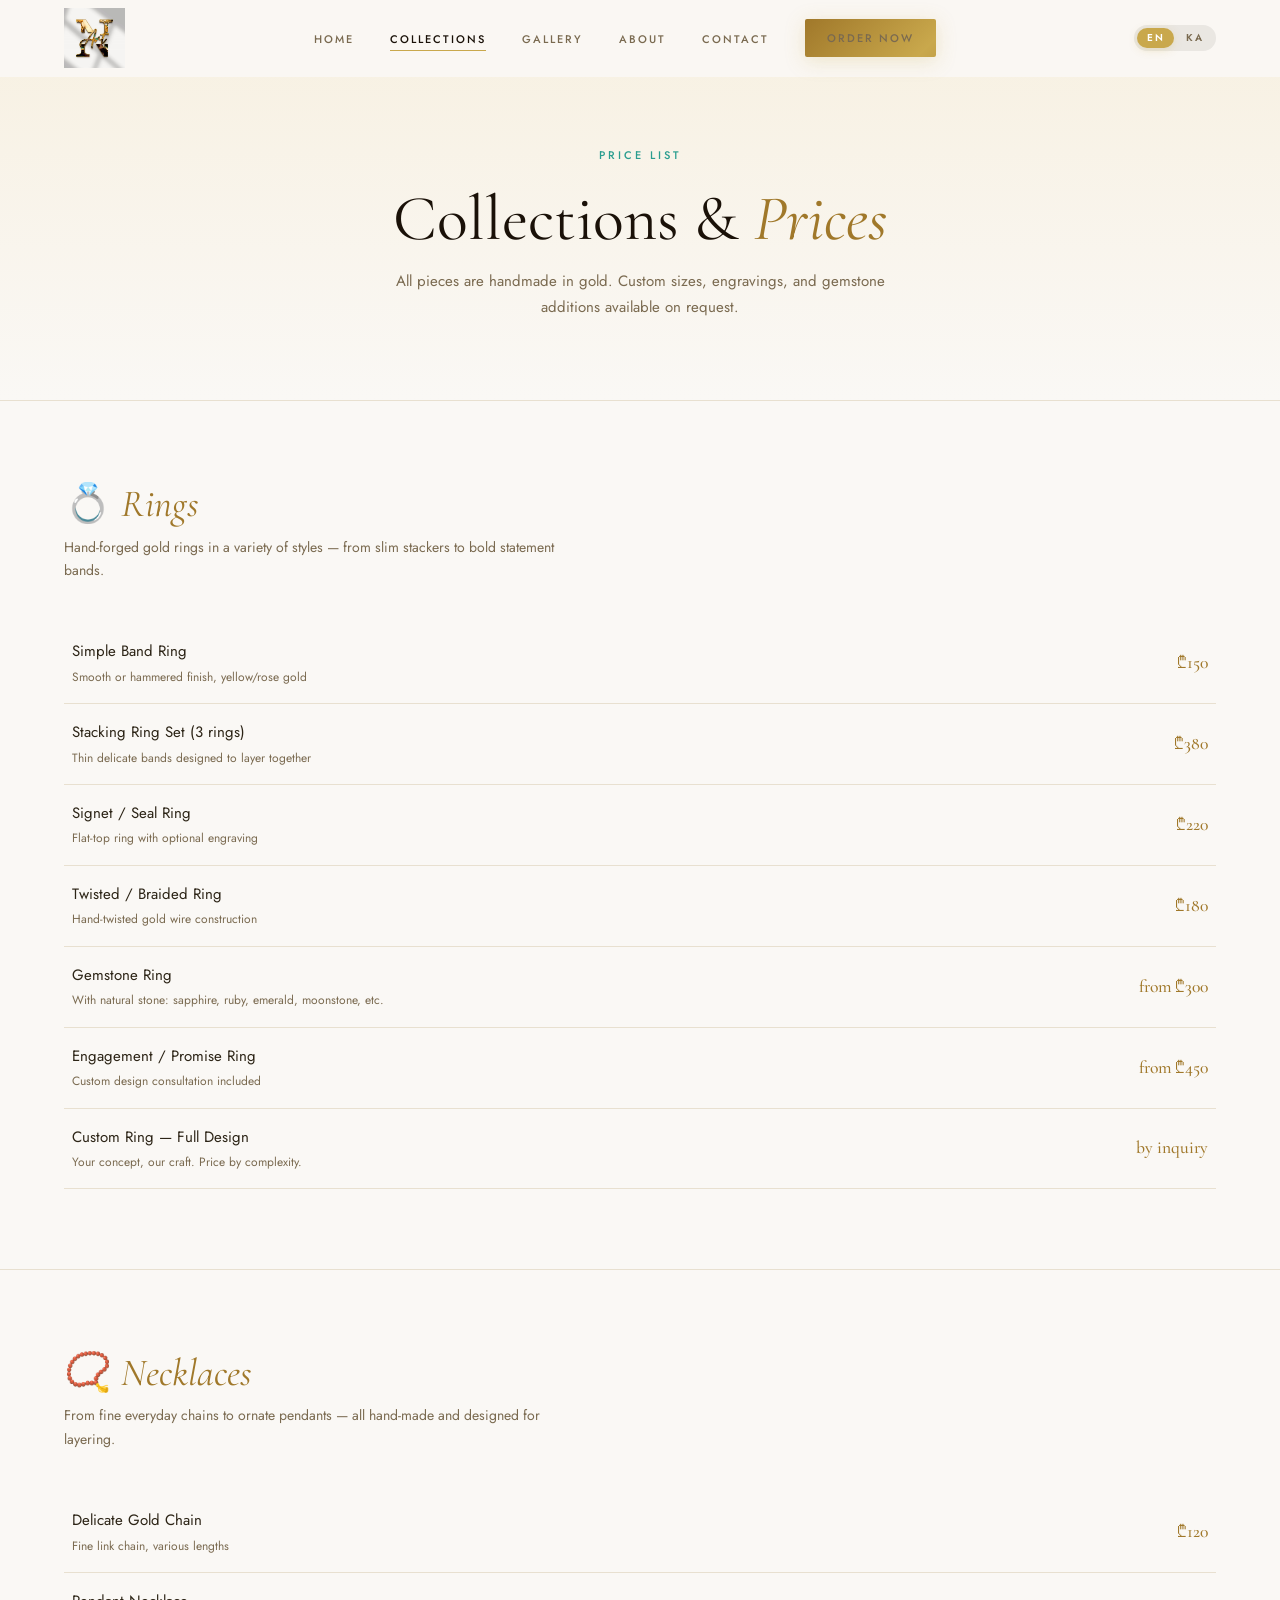
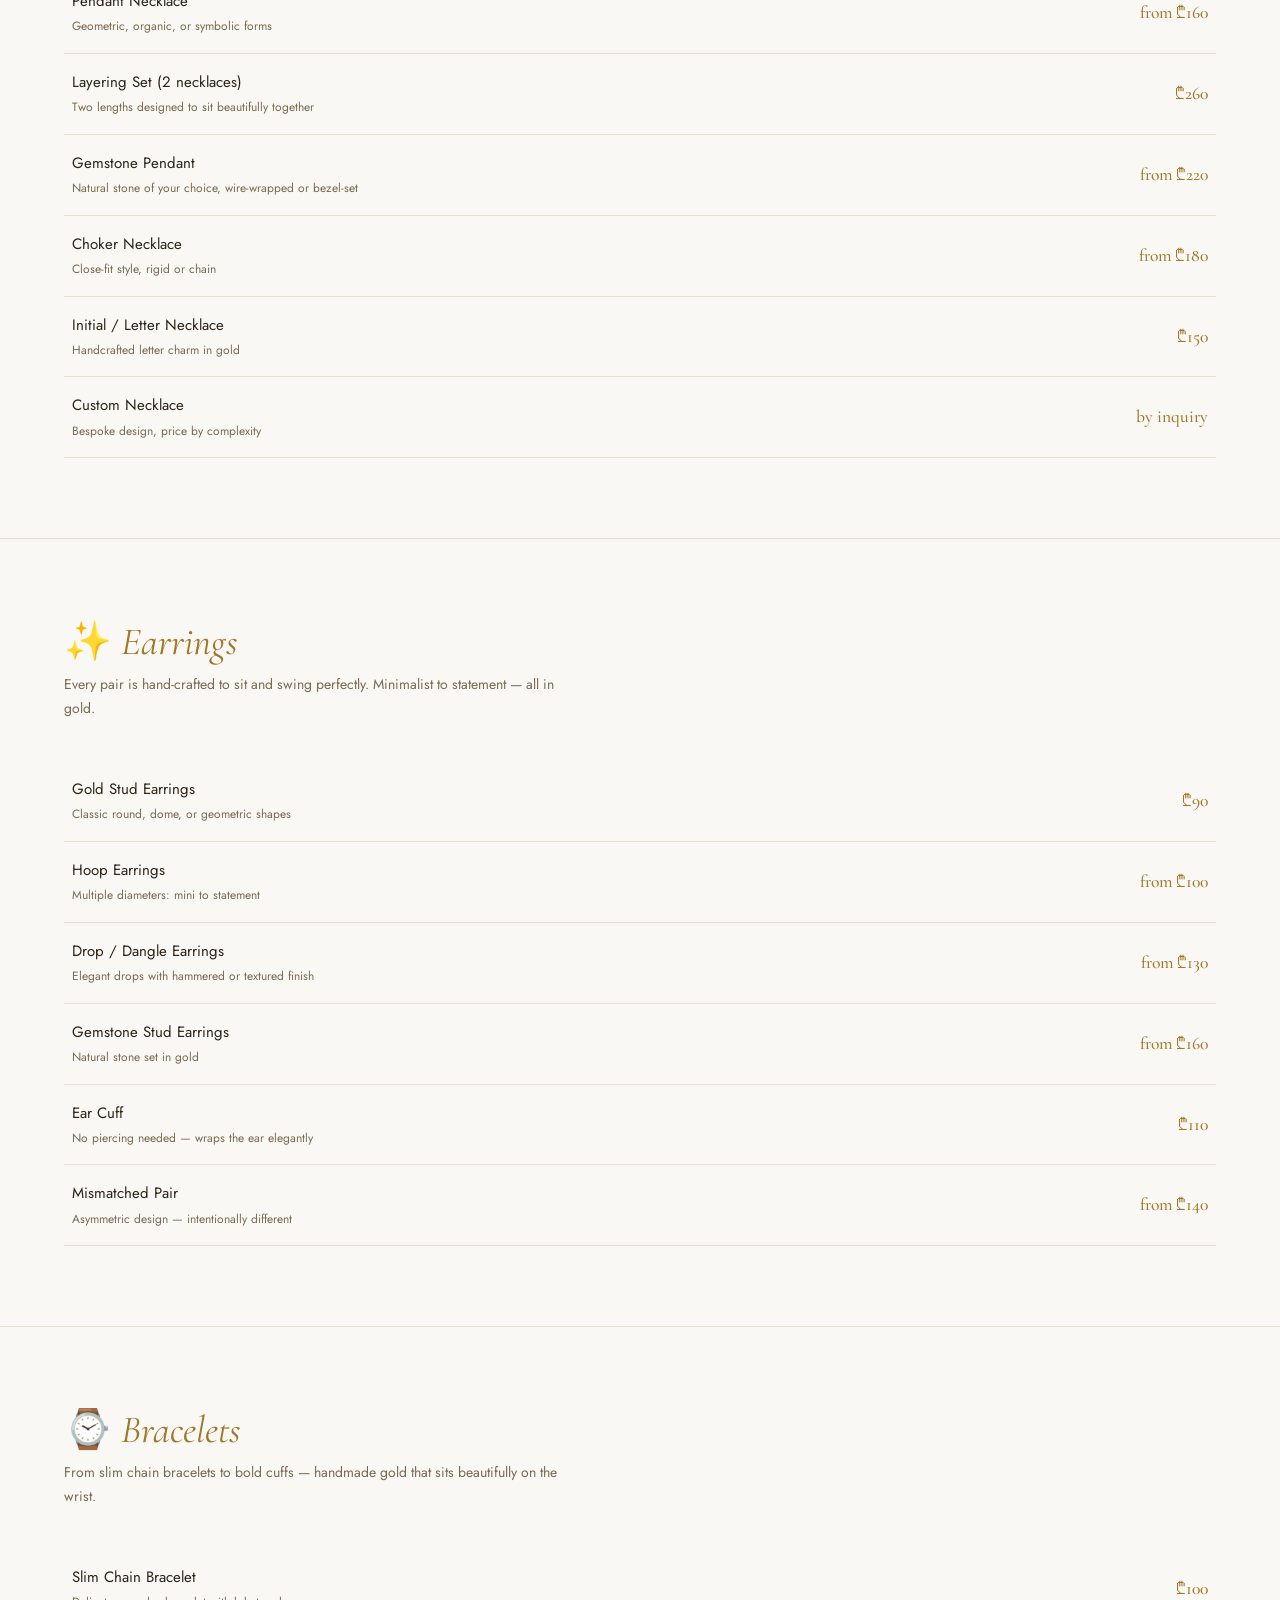
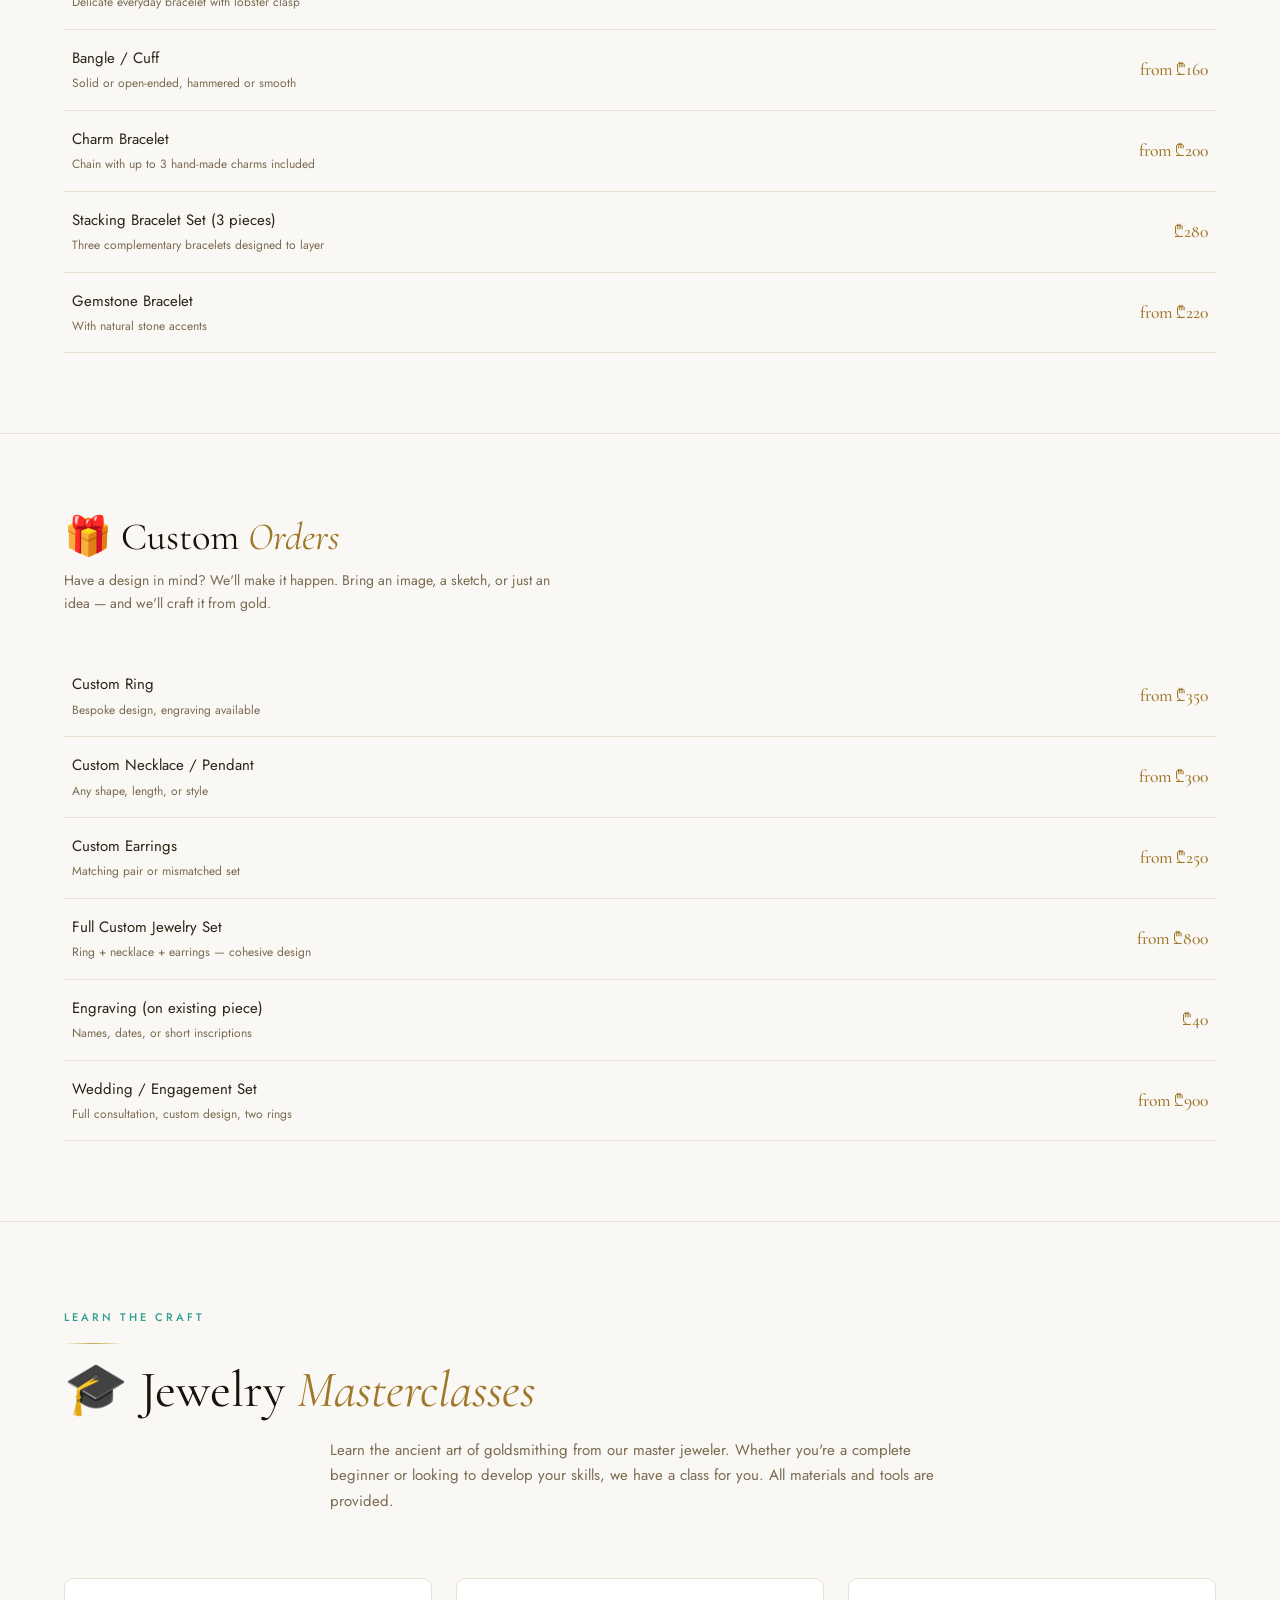
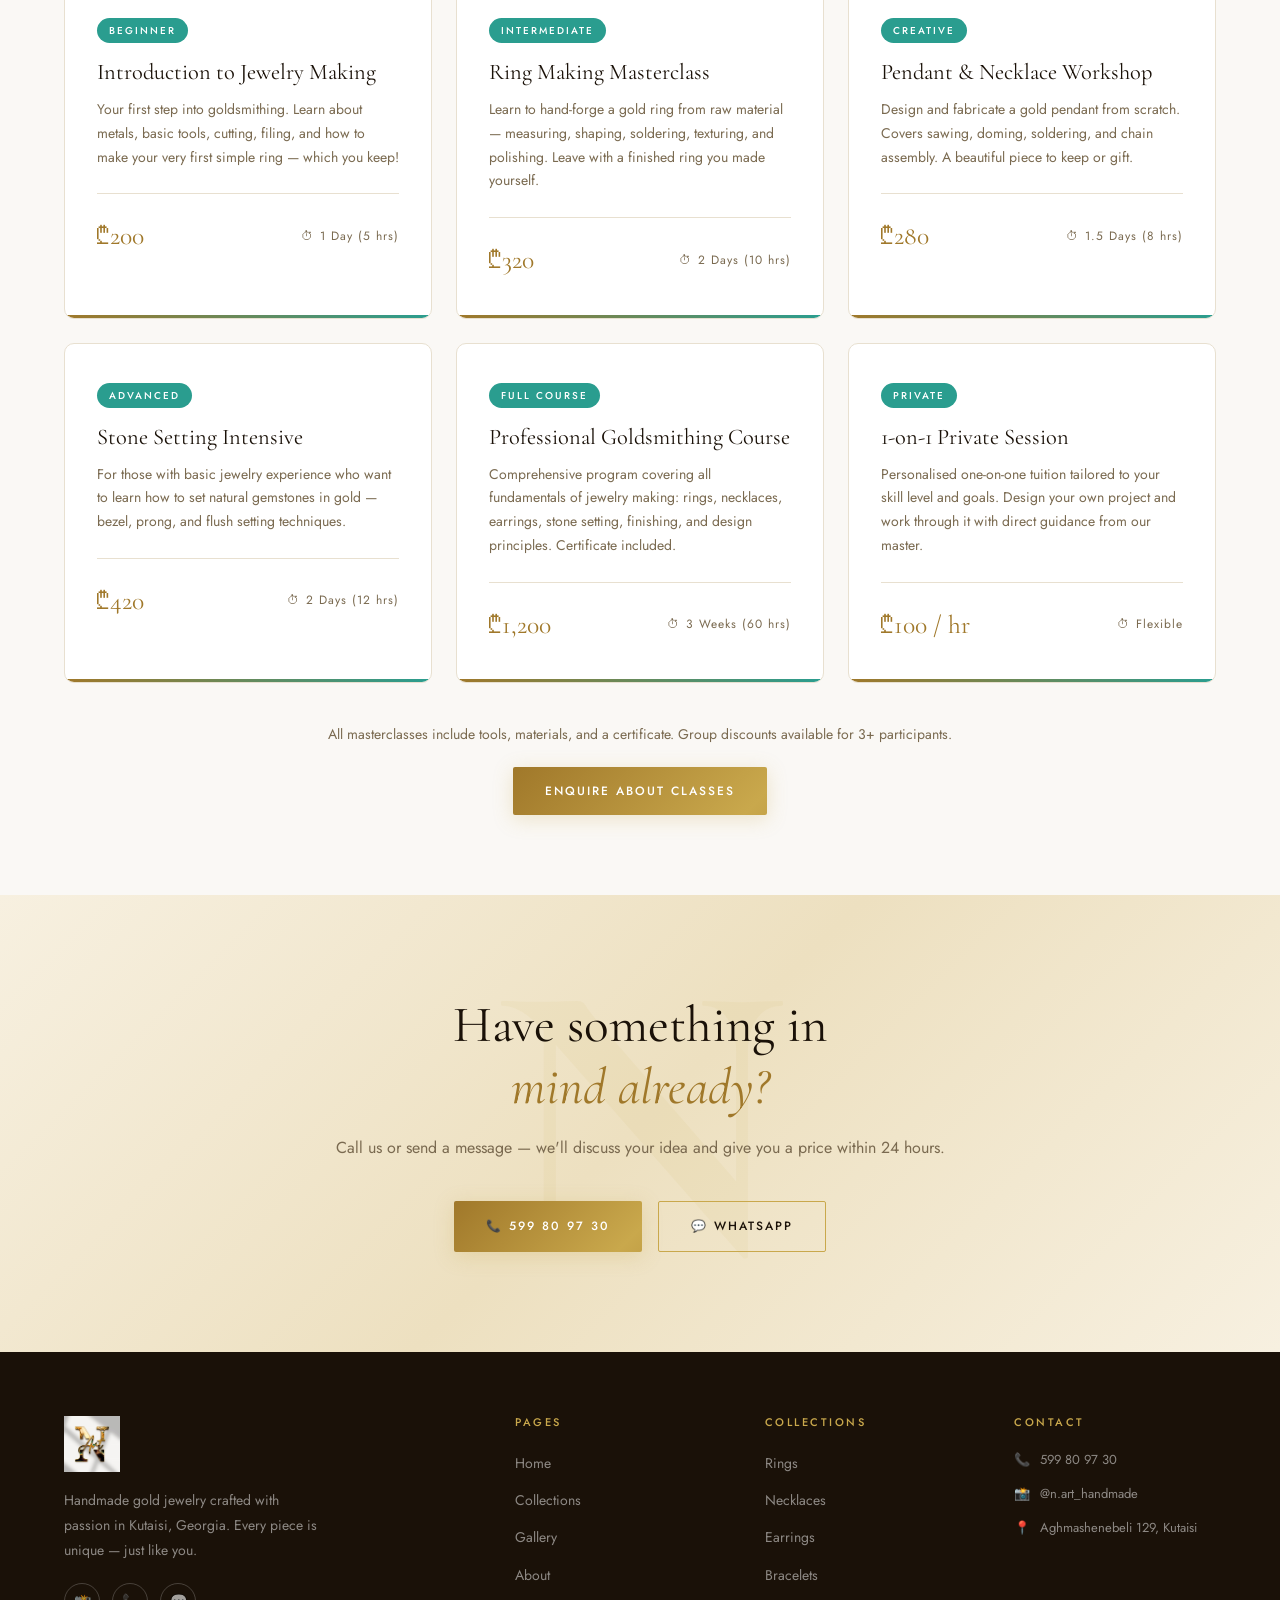
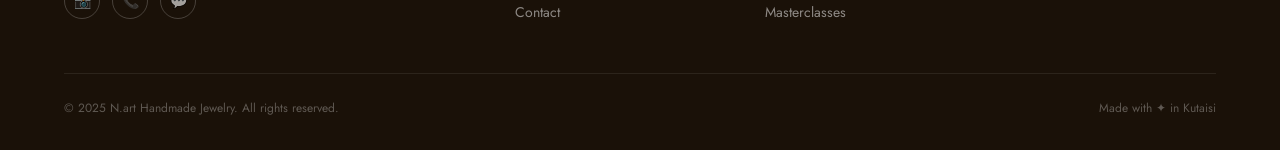
<file: services.html>
<!DOCTYPE html>
<html lang="en">
<head>
  <meta charset="UTF-8" />
  <meta name="viewport" content="width=device-width, initial-scale=1.0" />
  <title>Collections & Prices — N.art</title>
  <link rel="stylesheet" href="style.css" />
  <link rel="preconnect" href="https://fonts.googleapis.com" />
</head>
<body>

  <nav class="navbar" id="navbar">
    <div class="nav-inner">
      <a class="nav-logo" href="index.html"><img src="logo.jpg" alt="N.art" /></a>
      <ul class="nav-links">
        <li><a href="index.html"         data-en="Home"         data-ka="მთავარი">Home</a></li>
        <li><a href="services.html"      data-en="Collections"  data-ka="კოლექციები">Collections</a></li>
        <li><a href="gallery.html"       data-en="Gallery"      data-ka="გალერეა">Gallery</a></li>
        <li><a href="about.html"         data-en="About"        data-ka="ჩვენს შესახებ">About</a></li>
        <li><a href="about.html#contact" data-en="Contact"      data-ka="კონტაქტი">Contact</a></li>
        <li><a href="tel:+995599809730" class="btn btn-primary nav-book" data-en="Order Now" data-ka="შეკვეთა">Order Now</a></li>
      </ul>
      <div class="lang-switcher">
        <button class="lang-btn active" data-lang="en">EN</button>
        <button class="lang-btn" data-lang="ka">KA</button>
      </div>
      <div class="nav-toggle" id="navToggle"><span></span><span></span><span></span></div>
    </div>
  </nav>
  <div class="mobile-menu" id="mobileMenu">
    <a href="index.html" data-en="Home" data-ka="მთავარი">Home</a>
    <a href="services.html" data-en="Collections" data-ka="კოლექციები">Collections</a>
    <a href="gallery.html" data-en="Gallery" data-ka="გალერეა">Gallery</a>
    <a href="about.html" data-en="About" data-ka="ჩვენს შესახებ">About</a>
    <a href="about.html#contact" data-en="Contact" data-ka="კონტაქტი">Contact</a>
    <a href="tel:+995599809730" class="btn btn-primary" style="text-align:center;" data-en="Order Now" data-ka="შეკვეთა">Order Now</a>
  </div>

  <div class="page-hero">
    <div class="container">
      <span class="section-label" data-en="Price List" data-ka="ფასების სია">Price List</span>
      <h1><span data-en="Collections &amp;" data-ka="კოლექციები &amp;">Collections &amp;</span> <em data-en="Prices" data-ka="ფასები">Prices</em></h1>
      <p data-en="All pieces are handmade in gold. Custom sizes, engravings, and gemstone additions available on request." data-ka="ყველა ნაჭერი ხელნაკეთია ოქროში. ინდივიდუალური ზომები, გრავიურა და ძვირფასი ქვები ხელმისაწვდომია მოთხოვნით.">All pieces are handmade in gold. Custom sizes, engravings, and gemstone additions available on request.</p>
    </div>
  </div>

  <!-- RINGS -->
  <section class="services-section">
    <div class="container"><div class="reveal">
      <h2 class="service-category-title">💍 <em data-en="Rings" data-ka="ბეჭდები">Rings</em></h2>
      <p class="service-category-desc" data-en="Hand-forged gold rings in a variety of styles — from slim stackers to bold statement bands." data-ka="ხელნაჭედი ოქროს ბეჭდები სხვადასხვა სტილში — თხელი დასაწყობებელებიდან გამაოგნებელ სალტეებამდე.">Hand-forged gold rings in a variety of styles — from slim stackers to bold statement bands.</p>
      <table class="price-table"><tbody>
        <tr><td><span data-en="Simple Band Ring" data-ka="მარტივი სალტე">Simple Band Ring</span><span class="note" data-en="Smooth or hammered finish, yellow/rose gold" data-ka="გლუვი ან ჩაქუჩიანი ფინიში, ყვითელი/ვარდისფერი ოქრო">Smooth or hammered finish, yellow/rose gold</span></td><td>₾150</td></tr>
        <tr><td><span data-en="Stacking Ring Set (3 rings)" data-ka="დასაწყობებელი სეტი (3 ბეჭედი)">Stacking Ring Set (3 rings)</span><span class="note" data-en="Thin delicate bands designed to layer together" data-ka="თხელი ბეჭდები, შექმნილი ერთად ტარებისთვის">Thin delicate bands designed to layer together</span></td><td>₾380</td></tr>
        <tr><td><span data-en="Signet / Seal Ring" data-ka="სიგნეტ ბეჭედი">Signet / Seal Ring</span><span class="note" data-en="Flat-top ring with optional engraving" data-ka="ბრტყელი ზედაპირი, სურვილისამებრ გრავიურით">Flat-top ring with optional engraving</span></td><td>₾220</td></tr>
        <tr><td><span data-en="Twisted / Braided Ring" data-ka="გადახლართული ბეჭედი">Twisted / Braided Ring</span><span class="note" data-en="Hand-twisted gold wire construction" data-ka="ხელნაჭედი, გადახლართული ოქროს მავთული">Hand-twisted gold wire construction</span></td><td>₾180</td></tr>
        <tr><td><span data-en="Gemstone Ring" data-ka="ბეჭედი ძვირფასი ქვით">Gemstone Ring</span><span class="note" data-en="With natural stone: sapphire, ruby, emerald, moonstone, etc." data-ka="ბუნებრივი ქვით: საფირონი, რუბინი, ზურმუხტი, მთვარის ქვა და სხვ.">With natural stone: sapphire, ruby, emerald, moonstone, etc.</span></td><td data-en="from ₾300" data-ka="₾300-დან">from ₾300</td></tr>
        <tr><td><span data-en="Engagement / Promise Ring" data-ka="ნიშნობის ბეჭედი">Engagement / Promise Ring</span><span class="note" data-en="Custom design consultation included" data-ka="დიზაინის კონსულტაცია შედის">Custom design consultation included</span></td><td data-en="from ₾450" data-ka="₾450-დან">from ₾450</td></tr>
        <tr><td><span data-en="Custom Ring — Full Design" data-ka="ინდივიდუალური ბეჭედი">Custom Ring — Full Design</span><span class="note" data-en="Your concept, our craft. Price by complexity." data-ka="შენი კონცეფცია — ჩვენი ხელოსნობა. ფასი სირთულის მიხედვით.">Your concept, our craft. Price by complexity.</span></td><td data-en="by inquiry" data-ka="მოთხოვნით">by inquiry</td></tr>
      </tbody></table>
    </div></div>
  </section>

  <!-- NECKLACES -->
  <section class="services-section">
    <div class="container"><div class="reveal">
      <h2 class="service-category-title">📿 <em data-en="Necklaces" data-ka="ყელსაბამები">Necklaces</em></h2>
      <p class="service-category-desc" data-en="From fine everyday chains to ornate pendants — all hand-made and designed for layering." data-ka="ყოველდღიური ჯაჭვებიდან დეკორატიულ საკიდებამდე — ყველა ხელნაკეთია.">From fine everyday chains to ornate pendants — all hand-made and designed for layering.</p>
      <table class="price-table"><tbody>
        <tr><td><span data-en="Delicate Gold Chain" data-ka="დელიკატური ოქროს ჯაჭვი">Delicate Gold Chain</span><span class="note" data-en="Fine link chain, various lengths" data-ka="თხელი ჯაჭვი, სხვადასხვა სიგრძე">Fine link chain, various lengths</span></td><td>₾120</td></tr>
        <tr><td><span data-en="Pendant Necklace" data-ka="საკიდიანი ყელსაბამი">Pendant Necklace</span><span class="note" data-en="Geometric, organic, or symbolic forms" data-ka="გეომეტრიული, ორგანული ან სიმბოლური ფორმები">Geometric, organic, or symbolic forms</span></td><td data-en="from ₾160" data-ka="₾160-დან">from ₾160</td></tr>
        <tr><td><span data-en="Layering Set (2 necklaces)" data-ka="შეფენილი სეტი (2 ყელსაბამი)">Layering Set (2 necklaces)</span><span class="note" data-en="Two lengths designed to sit beautifully together" data-ka="ორი სიგრძე, შექმნილი ერთად ლამაზად ჩასასხმელად">Two lengths designed to sit beautifully together</span></td><td>₾260</td></tr>
        <tr><td><span data-en="Gemstone Pendant" data-ka="საკიდი ძვირფასი ქვით">Gemstone Pendant</span><span class="note" data-en="Natural stone of your choice, wire-wrapped or bezel-set" data-ka="ბუნებრივი ქვა შენი არჩევანით">Natural stone of your choice</span></td><td data-en="from ₾220" data-ka="₾220-დან">from ₾220</td></tr>
        <tr><td><span data-en="Choker Necklace" data-ka="ჩოქერი">Choker Necklace</span><span class="note" data-en="Close-fit style, rigid or chain" data-ka="ყელთან მჭიდრო სტილი, მყარი ან ჯაჭვი">Close-fit style, rigid or chain</span></td><td data-en="from ₾180" data-ka="₾180-დან">from ₾180</td></tr>
        <tr><td><span data-en="Initial / Letter Necklace" data-ka="ინიციალის ყელსაბამი">Initial / Letter Necklace</span><span class="note" data-en="Handcrafted letter charm in gold" data-ka="ხელნაკეთი ასო ოქროში">Handcrafted letter charm in gold</span></td><td>₾150</td></tr>
        <tr><td><span data-en="Custom Necklace" data-ka="ინდივიდუალური ყელსაბამი">Custom Necklace</span><span class="note" data-en="Bespoke design, price by complexity" data-ka="ინდივიდუალური დიზაინი, ფასი სირთულის მიხედვით">Bespoke design, price by complexity</span></td><td data-en="by inquiry" data-ka="მოთხოვნით">by inquiry</td></tr>
      </tbody></table>
    </div></div>
  </section>

  <!-- EARRINGS -->
  <section class="services-section">
    <div class="container"><div class="reveal">
      <h2 class="service-category-title">✨ <em data-en="Earrings" data-ka="საყურეები">Earrings</em></h2>
      <p class="service-category-desc" data-en="Every pair is hand-crafted to sit and swing perfectly. Minimalist to statement — all in gold." data-ka="თითოეული წყვილი ხელნაკეთია, რომ სრულყოფილად ჯდება. მინიმალიზმიდან — გამოხატულ სამკაულამდე.">Every pair is hand-crafted to sit and swing perfectly. Minimalist to statement — all in gold.</p>
      <table class="price-table"><tbody>
        <tr><td><span data-en="Gold Stud Earrings" data-ka="ოქროს ყუნწები">Gold Stud Earrings</span><span class="note" data-en="Classic round, dome, or geometric shapes" data-ka="კლასიკური მრგვალი, გუმბათოვანი ან გეომეტრიული">Classic round, dome, or geometric shapes</span></td><td>₾90</td></tr>
        <tr><td><span data-en="Hoop Earrings" data-ka="რგოლი-საყურეები">Hoop Earrings</span><span class="note" data-en="Multiple diameters: mini to statement" data-ka="სხვადასხვა დიამეტრი: მინიდან მასიამდე">Multiple diameters: mini to statement</span></td><td data-en="from ₾100" data-ka="₾100-დან">from ₾100</td></tr>
        <tr><td><span data-en="Drop / Dangle Earrings" data-ka="ჩამოკიდებული საყურეები">Drop / Dangle Earrings</span><span class="note" data-en="Elegant drops with hammered or textured finish" data-ka="ელეგანტური ჩამოკიდებები ჩაქუჩიანი ფინიშით">Elegant drops with hammered or textured finish</span></td><td data-en="from ₾130" data-ka="₾130-დან">from ₾130</td></tr>
        <tr><td><span data-en="Gemstone Stud Earrings" data-ka="საყურეები ძვირფასი ქვებით">Gemstone Stud Earrings</span><span class="note" data-en="Natural stone set in gold" data-ka="ბუნებრივი ქვა ოქროში">Natural stone set in gold</span></td><td data-en="from ₾160" data-ka="₾160-დან">from ₾160</td></tr>
        <tr><td><span data-en="Ear Cuff" data-ka="ყურის სახვია">Ear Cuff</span><span class="note" data-en="No piercing needed — wraps the ear elegantly" data-ka="გახვრეტა საჭირო არ არის — ელეგანტურად ეხვევა ყურს">No piercing needed</span></td><td>₾110</td></tr>
        <tr><td><span data-en="Mismatched Pair" data-ka="ასიმეტრიული წყვილი">Mismatched Pair</span><span class="note" data-en="Asymmetric design — intentionally different" data-ka="ასიმეტრიული დიზაინი — განზრახ განსხვავებული">Asymmetric design — intentionally different</span></td><td data-en="from ₾140" data-ka="₾140-დან">from ₾140</td></tr>
      </tbody></table>
    </div></div>
  </section>

  <!-- BRACELETS -->
  <section class="services-section">
    <div class="container"><div class="reveal">
      <h2 class="service-category-title">⌚ <em data-en="Bracelets" data-ka="სამაჯურები">Bracelets</em></h2>
      <p class="service-category-desc" data-en="From slim chain bracelets to bold cuffs — handmade gold that sits beautifully on the wrist." data-ka="თხელი ჯაჭვ-სამაჯურებიდან მასიურ სალტეებამდე — ხელნაკეთი ოქრო მაჯაზე.">From slim chain bracelets to bold cuffs — handmade gold that sits beautifully on the wrist.</p>
      <table class="price-table"><tbody>
        <tr><td><span data-en="Slim Chain Bracelet" data-ka="თხელი ჯაჭვ-სამაჯური">Slim Chain Bracelet</span><span class="note" data-en="Delicate everyday bracelet with lobster clasp" data-ka="დელიკატური ყოველდღიური სამაჯური">Delicate everyday bracelet</span></td><td>₾100</td></tr>
        <tr><td><span data-en="Bangle / Cuff" data-ka="სალტე / სახვია">Bangle / Cuff</span><span class="note" data-en="Solid or open-ended, hammered or smooth" data-ka="მყარი ან ღია, ჩაქუჩიანი ან გლუვი">Solid or open-ended, hammered or smooth</span></td><td data-en="from ₾160" data-ka="₾160-დან">from ₾160</td></tr>
        <tr><td><span data-en="Charm Bracelet" data-ka="ჩარმ-სამაჯური">Charm Bracelet</span><span class="note" data-en="Chain with up to 3 hand-made charms included" data-ka="ჯაჭვი 3-მდე ხელნაკეთი ჩარმით">Chain with up to 3 hand-made charms</span></td><td data-en="from ₾200" data-ka="₾200-დან">from ₾200</td></tr>
        <tr><td><span data-en="Stacking Bracelet Set (3 pieces)" data-ka="დასაწყობებელი სეტი (3 ცალი)">Stacking Bracelet Set (3 pieces)</span><span class="note" data-en="Three complementary bracelets designed to layer" data-ka="სამი კომპლიმენტარული სამაჯური">Three complementary bracelets</span></td><td>₾280</td></tr>
        <tr><td><span data-en="Gemstone Bracelet" data-ka="სამაჯური ძვირფასი ქვებით">Gemstone Bracelet</span><span class="note" data-en="With natural stone accents" data-ka="ბუნებრივი ქვის აქცენტებით">With natural stone accents</span></td><td data-en="from ₾220" data-ka="₾220-დან">from ₾220</td></tr>
      </tbody></table>
    </div></div>
  </section>

  <!-- CUSTOM -->
  <section class="services-section">
    <div class="container"><div class="reveal">
      <h2 class="service-category-title">🎁 <span data-en="Custom" data-ka="ინდივიდუალური">Custom</span> <em data-en="Orders" data-ka="შეკვეთები">Orders</em></h2>
      <p class="service-category-desc" data-en="Have a design in mind? We'll make it happen. Bring an image, a sketch, or just an idea — and we'll craft it from gold." data-ka="გაქვს დიზაინი? განვახორციელებთ. მოიტანე სურათი, ნახატი ან უბრალოდ იდეა — და ჩვენ ოქროს გადავაქცევთ.">Have a design in mind? We'll make it happen.</p>
      <table class="price-table"><tbody>
        <tr><td><span data-en="Custom Ring" data-ka="ინდივიდუალური ბეჭედი">Custom Ring</span><span class="note" data-en="Bespoke design, engraving available" data-ka="ინდივიდუალური დიზაინი, გრავიურა ხელმისაწვდომია">Bespoke design, engraving available</span></td><td data-en="from ₾350" data-ka="₾350-დან">from ₾350</td></tr>
        <tr><td><span data-en="Custom Necklace / Pendant" data-ka="ინდივიდუალური ყელსაბამი">Custom Necklace / Pendant</span><span class="note" data-en="Any shape, length, or style" data-ka="ნებისმიერი ფორმა, სიგრძე ან სტილი">Any shape, length, or style</span></td><td data-en="from ₾300" data-ka="₾300-დან">from ₾300</td></tr>
        <tr><td><span data-en="Custom Earrings" data-ka="ინდივიდუალური საყურეები">Custom Earrings</span><span class="note" data-en="Matching pair or mismatched set" data-ka="შესაბამისი წყვილი ან ასიმეტრიული სეტი">Matching pair or mismatched set</span></td><td data-en="from ₾250" data-ka="₾250-დან">from ₾250</td></tr>
        <tr><td><span data-en="Full Custom Jewelry Set" data-ka="სრული ინდივიდუალური სეტი">Full Custom Jewelry Set</span><span class="note" data-en="Ring + necklace + earrings — cohesive design" data-ka="ბეჭედი + ყელსაბამი + საყურეები">Ring + necklace + earrings</span></td><td data-en="from ₾800" data-ka="₾800-დან">from ₾800</td></tr>
        <tr><td><span data-en="Engraving (on existing piece)" data-ka="გრავიურა (არსებულ ნაჭერზე)">Engraving (on existing piece)</span><span class="note" data-en="Names, dates, or short inscriptions" data-ka="სახელები, თარიღები ან მოკლე წარწერები">Names, dates, or short inscriptions</span></td><td>₾40</td></tr>
        <tr><td><span data-en="Wedding / Engagement Set" data-ka="საქორწილო / ნიშნობის სეტი">Wedding / Engagement Set</span><span class="note" data-en="Full consultation, custom design, two rings" data-ka="სრული კონსულტაცია, ინდივიდუალური დიზაინი, ორი ბეჭედი">Full consultation, custom design, two rings</span></td><td data-en="from ₾900" data-ka="₾900-დან">from ₾900</td></tr>
      </tbody></table>
    </div></div>
  </section>

  <!-- MASTERCLASSES -->
  <section class="services-section" id="masterclasses">
    <div class="container">
      <div class="section-header reveal" style="text-align:left;">
        <span class="section-label" data-en="Learn the Craft" data-ka="ისწავლე ხელობა">Learn the Craft</span>
        <div class="section-divider" style="margin:0 0 16px;"></div>
        <h2 class="service-category-title">🎓 <span data-en="Jewelry" data-ka="სამკაულების">Jewelry</span> <em data-en="Masterclasses" data-ka="მასტერკლასები">Masterclasses</em></h2>
        <p class="service-category-desc" style="max-width:620px;" data-en="Learn the ancient art of goldsmithing from our master jeweler. Whether you're a complete beginner or looking to develop your skills, we have a class for you. All materials and tools are provided." data-ka="ისწავლე ოქრომჭედლობის ძველი ხელოვნება ჩვენი ოსტატი ოქრომჭედლისგან. იქნება შენ სრული დამწყები თუ გამოცდილი ოსტატი — შენთვის კლასი გვაქვს. ყველა მასალა და ინსტრუმენტი შედის.">Learn the ancient art of goldsmithing from our master jeweler.</p>
      </div>
      <div class="masterclass-grid reveal">

        <div class="masterclass-card">
          <span class="masterclass-badge" data-en="Beginner" data-ka="დამწყები">Beginner</span>
          <h3 data-en="Introduction to Jewelry Making" data-ka="სამკაულების შექმნის შესავალი">Introduction to Jewelry Making</h3>
          <p data-en="Your first step into goldsmithing. Learn about metals, basic tools, cutting, filing, and how to make your very first simple ring — which you keep!" data-ka="შენი პირველი ნაბიჯი ოქრომჭედლობაში. ისწავლე ლითონების, ძირითადი ხელსაწყოების, ჭრის, ფარფლის შესახებ და გააკეთე შენი პირველი ბეჭედი — რომელსაც შეინახავ!">Your first step into goldsmithing. Learn about metals, basic tools, cutting, filing, and how to make your very first simple ring — which you keep!</p>
          <div class="masterclass-meta">
            <span class="masterclass-price">₾200</span>
            <span class="masterclass-duration">⏱ <span data-en="1 Day (5 hrs)" data-ka="1 დღე (5 სთ)">1 Day (5 hrs)</span></span>
          </div>
        </div>

        <div class="masterclass-card">
          <span class="masterclass-badge" data-en="Intermediate" data-ka="საშუალო">Intermediate</span>
          <h3 data-en="Ring Making Masterclass" data-ka="ბეჭდების შექმნის მასტერკლასი">Ring Making Masterclass</h3>
          <p data-en="Learn to hand-forge a gold ring from raw material — measuring, shaping, soldering, texturing, and polishing. Leave with a finished ring you made yourself." data-ka="ისწავლე ოქროს ბეჭდის ხელნაჭედი — გაზომვა, ჩამოყალიბება, შედუღება, ტექსტურირება და გაპრიალება. წახვალ შენ მიერ შექმნილი ბეჭდით.">Learn to hand-forge a gold ring from raw material — measuring, shaping, soldering, texturing, and polishing.</p>
          <div class="masterclass-meta">
            <span class="masterclass-price">₾320</span>
            <span class="masterclass-duration">⏱ <span data-en="2 Days (10 hrs)" data-ka="2 დღე (10 სთ)">2 Days (10 hrs)</span></span>
          </div>
        </div>

        <div class="masterclass-card">
          <span class="masterclass-badge" data-en="Creative" data-ka="შემოქმედებითი">Creative</span>
          <h3 data-en="Pendant &amp; Necklace Workshop" data-ka="საკიდის &amp; ყელსაბამის სახელოსნო">Pendant &amp; Necklace Workshop</h3>
          <p data-en="Design and fabricate a gold pendant from scratch. Covers sawing, doming, soldering, and chain assembly. A beautiful piece to keep or gift." data-ka="დააპროექტე და შექმენი ოქროს საკიდი ნულიდან. მოიცავს ხერხვას, ჩამოყალიბებას, შედუღებას და ჯაჭვის შეკრებას.">Design and fabricate a gold pendant from scratch. A beautiful piece to keep or gift.</p>
          <div class="masterclass-meta">
            <span class="masterclass-price">₾280</span>
            <span class="masterclass-duration">⏱ <span data-en="1.5 Days (8 hrs)" data-ka="1.5 დღე (8 სთ)">1.5 Days (8 hrs)</span></span>
          </div>
        </div>

        <div class="masterclass-card">
          <span class="masterclass-badge" data-en="Advanced" data-ka="მოწინავე">Advanced</span>
          <h3 data-en="Stone Setting Intensive" data-ka="ქვის ჩარგვის ინტენსიური">Stone Setting Intensive</h3>
          <p data-en="For those with basic jewelry experience who want to learn how to set natural gemstones in gold — bezel, prong, and flush setting techniques." data-ka="სამკაულების ძირითადი გამოცდილების მქონეთათვის, ვინც სურს ისწავლოს ბუნებრივი ძვირფასი ქვების ოქროში ჩარგვა.">For those with basic jewelry experience who want to learn how to set natural gemstones in gold.</p>
          <div class="masterclass-meta">
            <span class="masterclass-price">₾420</span>
            <span class="masterclass-duration">⏱ <span data-en="2 Days (12 hrs)" data-ka="2 დღე (12 სთ)">2 Days (12 hrs)</span></span>
          </div>
        </div>

        <div class="masterclass-card">
          <span class="masterclass-badge" data-en="Full Course" data-ka="სრული კურსი">Full Course</span>
          <h3 data-en="Professional Goldsmithing Course" data-ka="პროფესიული ოქრომჭედლობის კურსი">Professional Goldsmithing Course</h3>
          <p data-en="Comprehensive program covering all fundamentals of jewelry making: rings, necklaces, earrings, stone setting, finishing, and design principles. Certificate included." data-ka="ყოვლისმომცველი პროგრამა სამკაულების შექმნის ყველა საფუძვლის: ბეჭდები, ყელსაბამები, საყურეები, ქვის ჩარგვა, ფინიში. სერტიფიკატი შედის.">Comprehensive program. Certificate included.</p>
          <div class="masterclass-meta">
            <span class="masterclass-price">₾1,200</span>
            <span class="masterclass-duration">⏱ <span data-en="3 Weeks (60 hrs)" data-ka="3 კვირა (60 სთ)">3 Weeks (60 hrs)</span></span>
          </div>
        </div>

        <div class="masterclass-card">
          <span class="masterclass-badge" data-en="Private" data-ka="პირადი">Private</span>
          <h3 data-en="1-on-1 Private Session" data-ka="1-on-1 პირადი სესია">1-on-1 Private Session</h3>
          <p data-en="Personalised one-on-one tuition tailored to your skill level and goals. Design your own project and work through it with direct guidance from our master." data-ka="ინდივიდუალური მეცადინეობა, მორგებული შენს დონეზე. დააპროექტე საკუთარი პროექტი ჩვენი ოსტატის პირდაპირი ხელმძღვანელობით.">Personalised one-on-one tuition tailored to your skill level and goals.</p>
          <div class="masterclass-meta">
            <span class="masterclass-price" data-en="₾100 / hr" data-ka="₾100 / სთ">₾100 / hr</span>
            <span class="masterclass-duration">⏱ <span data-en="Flexible" data-ka="მოქნილი">Flexible</span></span>
          </div>
        </div>

      </div>
      <div style="text-align:center; margin-top:40px;" class="reveal">
        <p style="color:var(--text-light); font-size:14px; margin-bottom:20px;" data-en="All masterclasses include tools, materials, and a certificate. Group discounts available for 3+ participants." data-ka="ყველა მასტერკლასი მოიცავს ხელსაწყოებს, მასალებს და სერტიფიკატს. ჯგუფური ფასდაკლება 3+ მონაწილისთვის.">All masterclasses include tools, materials, and a certificate.</p>
        <a href="tel:+995599809730" class="btn btn-primary" data-en="Enquire About Classes" data-ka="კლასების შესახებ კითხვა">Enquire About Classes</a>
      </div>
    </div>
  </section>

  <section class="cta-section">
    <div class="container"><div class="reveal">
      <h2 data-html="true" data-en="Have something in<br><em>mind already?</em>" data-ka="უკვე გაქვს<br><em>რამე ფიქრში?</em>">Have something in<br><em>mind already?</em></h2>
      <p data-en="Call us or send a message — we'll discuss your idea and give you a price within 24 hours." data-ka="დაგვირეკე ან გამოგვიგზავნე შეტყობინება — განვიხილავთ შენს იდეას და 24 საათში მოგცემ ფასს.">Call us or send a message — we'll discuss your idea and give you a price within 24 hours.</p>
      <div class="cta-actions">
        <a href="tel:+995599809730" class="btn btn-primary" data-en="📞 599 80 97 30" data-ka="📞 599 80 97 30">📞 599 80 97 30</a>
        <a href="https://wa.me/995599809730" target="_blank" class="btn btn-outline" data-en="💬 WhatsApp" data-ka="💬 ვოთსაფი">💬 WhatsApp</a>
      </div>
    </div></div>
  </section>

  <footer class="footer">
    <div class="container">
      <div class="footer-grid">
        <div class="footer-brand"><img src="logo.jpg" alt="N.art" /><p data-en="Handmade gold jewelry crafted with passion in Kutaisi, Georgia. Every piece is unique — just like you." data-ka="ხელნაკეთი ოქროს სამკაულები, შექმნილი სიყვარულით ქუთაისში. თითოეული ნაჭერი უნიკალურია.">Handmade gold jewelry crafted with passion in Kutaisi, Georgia.</p><div class="footer-social"><a class="social-link" href="https://www.instagram.com/n.art_handmade" target="_blank">📸</a><a class="social-link" href="tel:+995599809730">📞</a><a class="social-link" href="https://wa.me/995599809730" target="_blank">💬</a></div></div>
        <div><h4 data-en="Pages" data-ka="გვერდები">Pages</h4><ul class="footer-links"><li><a href="index.html" data-en="Home" data-ka="მთავარი">Home</a></li><li><a href="services.html" data-en="Collections" data-ka="კოლექციები">Collections</a></li><li><a href="gallery.html" data-en="Gallery" data-ka="გალერეა">Gallery</a></li><li><a href="about.html" data-en="About" data-ka="ჩვენს შესახებ">About</a></li><li><a href="about.html#contact" data-en="Contact" data-ka="კონტაქტი">Contact</a></li></ul></div>
        <div><h4 data-en="Collections" data-ka="კოლექციები">Collections</h4><ul class="footer-links"><li><a href="services.html" data-en="Rings" data-ka="ბეჭდები">Rings</a></li><li><a href="services.html" data-en="Necklaces" data-ka="ყელსაბამები">Necklaces</a></li><li><a href="services.html" data-en="Earrings" data-ka="საყურეები">Earrings</a></li><li><a href="services.html" data-en="Bracelets" data-ka="სამაჯურები">Bracelets</a></li><li><a href="services.html#masterclasses" data-en="Masterclasses" data-ka="მასტერკლასები">Masterclasses</a></li></ul></div>
        <div><h4 data-en="Contact" data-ka="კონტაქტი">Contact</h4><div class="footer-contact"><div class="footer-contact-item"><span class="icon">📞</span><span>599 80 97 30</span></div><div class="footer-contact-item"><span class="icon">📸</span><span>@n.art_handmade</span></div><div class="footer-contact-item"><span class="icon">📍</span><span data-en="Aghmashenebeli 129, Kutaisi" data-ka="აღმაშენებლის 129, ქუთაისი">Aghmashenebeli 129, Kutaisi</span></div></div></div>
      </div>
      <div class="footer-bottom"><span data-en="© 2025 N.art Handmade Jewelry. All rights reserved." data-ka="© 2025 N.art ხელნაკეთი სამკაულები. ყველა უფლება დაცულია.">© 2025 N.art Handmade Jewelry. All rights reserved.</span><span data-en="Made with ✦ in Kutaisi" data-ka="შექმნილია ✦ ქუთაისში">Made with ✦ in Kutaisi</span></div>
    </div>
  </footer>
  <script src="script.js"></script>
</body>
</html>
</file>
<file: style.css>
/* ============================================
   N.art Handmade Jewelry — Stylesheet
   Brand colors from logo:
   Gold:  #C9A84C / #B8860B
   Teal:  #2A9D8F
   Dark:  #1a1108
   Cream: #FAF8F5
   ============================================ */

@import url('https://fonts.googleapis.com/css2?family=Cormorant+Garamond:ital,wght@0,300;0,400;0,500;0,600;1,300;1,400;1,500&family=Jost:wght@300;400;500&display=swap');

:root {
  --gold:        #C9A84C;
  --gold-dark:   #A0782A;
  --gold-light:  #E8D5A3;
  --gold-pale:   #F7F0E0;
  --teal:        #2A9D8F;
  --teal-dark:   #1e7068;
  --teal-light:  #5DC4B8;
  --dark:        #1a1108;
  --dark-mid:    #3a2e1a;
  --cream:       #FAF8F5;
  --white:       #ffffff;
  --text:        #2c2416;
  --text-light:  #7a6a50;
  --border:      #e8e0d0;
  --shadow:      rgba(26,17,8,0.08);
  --shadow-gold: rgba(201,168,76,0.25);

  --font-display: 'Cormorant Garamond', Georgia, serif;
  --font-body:    'Jost', sans-serif;
  --radius:    2px;
  --radius-lg: 10px;
  --transition: 0.35s cubic-bezier(0.4,0,0.2,1);
  --max-width: 1200px;
}

*, *::before, *::after { box-sizing: border-box; margin: 0; padding: 0; }
html { scroll-behavior: smooth; font-size: 16px; }
body { font-family: var(--font-body); background: var(--cream); color: var(--text); line-height: 1.7; overflow-x: hidden; }
img { max-width: 100%; display: block; }
a { text-decoration: none; color: inherit; }
ul { list-style: none; }
h1,h2,h3,h4,h5 { font-family: var(--font-display); font-weight: 400; line-height: 1.2; }

.container { max-width: var(--max-width); margin: 0 auto; padding: 0 24px; }

/* ===== SECTION HEADER ===== */
.section-header { text-align: center; margin-bottom: 64px; }
.section-label {
  display: inline-block; font-family: var(--font-body);
  font-size: 11px; font-weight: 500; letter-spacing: 3px;
  text-transform: uppercase; color: var(--teal); margin-bottom: 16px;
}
.section-header h2 { font-size: clamp(2rem,4vw,3.2rem); color: var(--dark); margin-bottom: 16px; }
.section-header h2 em { color: var(--gold-dark); font-style: italic; }
.section-divider {
  width: 60px; height: 1px;
  background: linear-gradient(90deg, transparent, var(--gold), transparent);
  margin: 0 auto 20px;
}
.section-header p { max-width: 540px; margin: 0 auto; color: var(--text-light); font-size: 15px; }

/* ===== BUTTONS ===== */
.btn {
  display: inline-flex; align-items: center; gap: 8px;
  padding: 14px 32px; font-family: var(--font-body);
  font-size: 12px; font-weight: 500; letter-spacing: 2px;
  text-transform: uppercase; border: none; cursor: pointer;
  transition: var(--transition); border-radius: var(--radius);
  position: relative; overflow: hidden;
}
.btn::after { content:''; position:absolute; inset:0; background:rgba(255,255,255,0.15); opacity:0; transition:opacity 0.2s; }
.btn:hover::after { opacity: 1; }

.btn-primary {
  background: linear-gradient(135deg, var(--gold-dark) 0%, var(--gold) 50%, var(--gold-dark) 100%);
  background-size: 200% auto; color: var(--white);
  box-shadow: 0 4px 20px var(--shadow-gold);
}
.btn-primary:hover { background-position: right center; box-shadow: 0 6px 28px var(--shadow-gold); transform: translateY(-2px); }
.btn-outline { background: transparent; color: var(--dark); border: 1px solid var(--gold); }
.btn-outline:hover { background: var(--gold-pale); transform: translateY(-2px); }
.btn-teal { background: var(--teal); color: var(--white); }
.btn-teal:hover { background: var(--teal-dark); transform: translateY(-2px); }

/* ===== NAVBAR ===== */
.navbar {
  position: fixed; top: 0; left: 0; right: 0; z-index: 1000;
  padding: 0; background: rgba(250,248,245,0.93);
  backdrop-filter: blur(14px); border-bottom: 1px solid transparent;
  transition: var(--transition);
}
.navbar.scrolled { border-bottom-color: var(--border); box-shadow: 0 4px 24px var(--shadow); }
.nav-inner {
  display: flex; align-items: center; justify-content: space-between;
  height: 76px; max-width: var(--max-width); margin: 0 auto; padding: 0 24px;
}
.nav-logo { display: flex; align-items: center; gap: 12px; }
.nav-logo img { height: 60px; width: auto; }
.nav-logo-text { display: flex; flex-direction: column; line-height: 1; }
.nav-logo-text .brand { font-family: var(--font-display); font-size: 22px; font-weight: 500; color: var(--dark); letter-spacing: 1px; }
.nav-logo-text .tagline { font-size: 10px; letter-spacing: 2.5px; text-transform: uppercase; color: var(--gold-dark); margin-top: 3px; }
.nav-links { display: flex; align-items: center; gap: 36px; }
.nav-links a {
  font-size: 11px; font-weight: 500; letter-spacing: 2px;
  text-transform: uppercase; color: var(--text-light);
  transition: color 0.2s; position: relative;
}
.nav-links a::after {
  content:''; position:absolute; bottom:-4px; left:0; right:0;
  height:1px; background:var(--gold); transform:scaleX(0); transition:transform 0.3s;
}
.nav-links a:hover, .nav-links a.active { color: var(--dark); }
.nav-links a:hover::after, .nav-links a.active::after { transform: scaleX(1); }
.nav-book { font-size: 11px !important; padding: 10px 22px; }
.nav-toggle { display:none; flex-direction:column; gap:5px; cursor:pointer; padding:4px; }
.nav-toggle span { display:block; width:24px; height:1.5px; background:var(--dark); transition:var(--transition); }
.nav-toggle.open span:nth-child(1) { transform:translateY(6.5px) rotate(45deg); }
.nav-toggle.open span:nth-child(2) { opacity:0; }
.nav-toggle.open span:nth-child(3) { transform:translateY(-6.5px) rotate(-45deg); }

.mobile-menu {
  display:none; position:fixed; top:76px; left:0; right:0;
  background:var(--cream); border-bottom:1px solid var(--border);
  padding:24px; z-index:999; flex-direction:column; gap:20px;
  box-shadow:0 8px 32px var(--shadow);
}
.mobile-menu.open { display:flex; }
.mobile-menu a { font-size:12px; letter-spacing:2px; text-transform:uppercase; font-weight:500; color:var(--text); padding:8px 0; border-bottom:1px solid var(--border); }

/* ===== PAGE HERO ===== */
.page-hero {
  padding: 140px 0 80px; text-align: center;
  background: linear-gradient(180deg, var(--gold-pale) 0%, var(--cream) 100%);
  border-bottom: 1px solid var(--border);
}
.page-hero h1 { font-size: clamp(2.5rem,5vw,4rem); color: var(--dark); margin-bottom: 12px; }
.page-hero h1 em { color: var(--gold-dark); font-style: italic; }
.page-hero p { color: var(--text-light); font-size: 15px; max-width: 500px; margin: 0 auto; }

/* ===== HERO ===== */
.hero {
  min-height: 100vh; display: grid; grid-template-columns: 1fr 1fr;
  align-items: center; padding-top: 76px; overflow: hidden; position: relative;
}
.hero::before {
  content:''; position:absolute; top:0; right:0; width:50%; height:100%;
  background: linear-gradient(135deg, var(--gold-pale) 0%, #EDE0C0 100%); z-index:0;
}
.hero-content { padding: 80px 60px 80px 24px; max-width: 600px; margin-left: auto; z-index:1; position:relative; }
.hero-eyebrow {
  display: inline-flex; align-items:center; gap:12px;
  font-size:11px; letter-spacing:3px; text-transform:uppercase;
  color:var(--teal); font-weight:500; margin-bottom:24px;
}
.hero-eyebrow::before { content:''; width:32px; height:1px; background:var(--teal); }
.hero h1 { font-size: clamp(2.8rem,5vw,5rem); line-height:1.05; color:var(--dark); margin-bottom:24px; }
.hero h1 em { color: var(--gold-dark); display: block; }
.hero-desc { font-size:15px; color:var(--text-light); margin-bottom:40px; max-width:420px; line-height:1.8; }
.hero-actions { display:flex; gap:16px; flex-wrap:wrap; }
.hero-badges {
  display:flex; gap:24px; margin-top:48px; padding-top:40px; border-top:1px solid var(--border);
}
.hero-badge { display:flex; flex-direction:column; }
.hero-badge strong { font-family:var(--font-display); font-size:2rem; color:var(--gold-dark); line-height:1; }
.hero-badge span { font-size:11px; letter-spacing:1.5px; text-transform:uppercase; color:var(--text-light); margin-top:4px; }
.hero-image { position:relative; z-index:1; height:100%; min-height:600px; }
.hero-image img { width:100%; height:100%; object-fit:cover; }
.hero-image-overlay {
  position:absolute; bottom:40px; left:-30px;
  background:var(--white); padding:20px 28px; border-radius:var(--radius-lg);
  box-shadow:0 8px 40px var(--shadow); border-left:3px solid var(--gold);
}
.hero-image-overlay p { font-family:var(--font-display); font-size:14px; color:var(--dark); font-style:italic; }
.hero-image-overlay span { font-size:11px; color:var(--text-light); letter-spacing:1px; }

/* ===== INTRO STRIP ===== */
.intro-strip { background:var(--dark); padding:28px 0; }
.strip-inner { display:flex; justify-content:center; gap:48px; align-items:center; flex-wrap:wrap; }
.strip-item { display:flex; align-items:center; gap:10px; font-size:12px; letter-spacing:2px; text-transform:uppercase; color:var(--gold-light); font-weight:500; }
.strip-item::before { content:'✦'; color:var(--gold); font-size:10px; }

/* ===== ABOUT PREVIEW ===== */
.about-preview { padding:100px 0; }
.about-grid { display:grid; grid-template-columns:1fr 1fr; gap:80px; align-items:center; }
.about-images { position:relative; }
.about-img-main { border-radius:var(--radius-lg); overflow:hidden; aspect-ratio:4/5; }
.about-img-main img { width:100%; height:100%; object-fit:cover; }
.about-img-accent {
  position:absolute; bottom:-30px; right:-30px; width:55%;
  border-radius:var(--radius-lg); overflow:hidden;
  border:6px solid var(--cream); box-shadow:0 12px 40px var(--shadow); aspect-ratio:1;
}
.about-img-accent img { width:100%; height:100%; object-fit:cover; }
.about-content { padding-bottom:40px; }
.about-content .section-header { text-align:left; }
.about-content .section-divider { margin:0 0 16px; }
.about-text { color:var(--text-light); font-size:15px; line-height:1.9; margin-bottom:20px; }
.about-features { display:grid; grid-template-columns:1fr 1fr; gap:16px; margin:32px 0 40px; }
.about-feature { display:flex; align-items:flex-start; gap:12px; }
.about-feature-icon { width:36px; height:36px; border-radius:50%; background:var(--gold-pale); display:flex; align-items:center; justify-content:center; font-size:16px; flex-shrink:0; }
.about-feature-text strong { display:block; font-family:var(--font-display); font-size:15px; color:var(--dark); margin-bottom:2px; }
.about-feature-text span { font-size:12px; color:var(--text-light); }

/* ===== COLLECTIONS / SERVICES PREVIEW ===== */
.services-preview { padding:100px 0; background:linear-gradient(180deg,var(--cream) 0%,var(--white) 100%); }
.services-grid { display:grid; grid-template-columns:repeat(3,1fr); gap:2px; margin-bottom:48px; }
.service-card { background:var(--white); padding:40px 32px; transition:var(--transition); position:relative; overflow:hidden; cursor:default; }
.service-card::before { content:''; position:absolute; top:0; left:0; right:0; height:3px; background:linear-gradient(90deg,var(--gold-dark),var(--teal)); transform:scaleX(0); transform-origin:left; transition:transform 0.4s; }
.service-card:hover::before { transform:scaleX(1); }
.service-card:hover { box-shadow:0 12px 48px var(--shadow); transform:translateY(-4px); }
.service-icon { font-size:32px; margin-bottom:20px; display:block; }
.service-card h3 { font-size:1.4rem; color:var(--dark); margin-bottom:12px; }
.service-card p { font-size:14px; color:var(--text-light); line-height:1.7; margin-bottom:20px; }
.service-price-range { font-family:var(--font-display); font-size:1.1rem; color:var(--gold-dark); display:flex; align-items:center; gap:8px; }
.service-price-range::before { content:''; width:20px; height:1px; background:var(--gold); }

/* ===== GALLERY PREVIEW ===== */
.gallery-preview { padding:100px 0; background:var(--dark); }
.gallery-preview .section-label { color:var(--teal-light); }
.gallery-preview .section-header h2 { color:var(--white); }
.gallery-preview .section-header p { color:rgba(255,255,255,0.5); }
.gallery-preview .section-divider { background:linear-gradient(90deg,transparent,var(--gold),transparent); }
.gallery-grid-preview { display:grid; grid-template-columns:repeat(4,1fr); grid-template-rows:repeat(2,260px); gap:4px; margin-bottom:48px; }
.gallery-item { position:relative; overflow:hidden; }
.gallery-item img { width:100%; height:100%; object-fit:cover; transition:transform 0.5s; }
.gallery-item:hover img { transform:scale(1.06); }
.gallery-item.tall { grid-row:span 2; }
.gallery-item.wide { grid-column:span 2; }
.gallery-overlay { position:absolute; inset:0; background:linear-gradient(to top,rgba(26,17,8,0.7) 0%,transparent 60%); opacity:0; transition:opacity 0.3s; display:flex; align-items:flex-end; padding:20px; }
.gallery-item:hover .gallery-overlay { opacity:1; }
.gallery-price { background:var(--gold); color:var(--dark); font-size:13px; font-weight:600; padding:4px 12px; border-radius:20px; letter-spacing:0.5px; }

/* ===== CTA ===== */
.cta-section {
  padding:100px 0;
  background:linear-gradient(135deg, var(--gold-pale) 0%, #EDE0C0 50%, var(--gold-pale) 100%);
  text-align:center; position:relative; overflow:hidden;
}
.cta-section::before {
  content:'N'; position:absolute; font-family:var(--font-display); font-size:400px; font-weight:700;
  color:rgba(201,168,76,0.07); top:50%; left:50%; transform:translate(-50%,-50%);
  pointer-events:none; line-height:1;
}
.cta-section h2 { font-size:clamp(2rem,4vw,3.5rem); color:var(--dark); margin-bottom:16px; position:relative; }
.cta-section h2 em { color:var(--gold-dark); }
.cta-section p { color:var(--text-light); font-size:16px; margin-bottom:40px; position:relative; }
.cta-actions { display:flex; justify-content:center; gap:16px; flex-wrap:wrap; position:relative; }

/* ===== FOOTER ===== */
.footer { background:var(--dark); color:rgba(255,255,255,0.7); padding:64px 0 32px; }
.footer-grid { display:grid; grid-template-columns:2fr 1fr 1fr 1fr; gap:48px; margin-bottom:48px; }
.footer-brand img { height:56px; margin-bottom:16px; }
.footer-brand p { font-size:14px; line-height:1.8; color:rgba(255,255,255,0.5); max-width:260px; }
.footer-social { display:flex; gap:12px; margin-top:20px; }
.social-link { width:36px; height:36px; border-radius:50%; border:1px solid rgba(255,255,255,0.2); display:flex; align-items:center; justify-content:center; font-size:14px; transition:var(--transition); color:rgba(255,255,255,0.6); }
.social-link:hover { border-color:var(--gold); color:var(--gold); background:rgba(201,168,76,0.1); }
.footer h4 { font-family:var(--font-body); font-size:11px; letter-spacing:2.5px; text-transform:uppercase; color:var(--gold); margin-bottom:20px; font-weight:500; }
.footer-links { display:flex; flex-direction:column; gap:10px; }
.footer-links a { font-size:14px; color:rgba(255,255,255,0.5); transition:color 0.2s; }
.footer-links a:hover { color:var(--white); }
.footer-contact { display:flex; flex-direction:column; gap:12px; }
.footer-contact-item { display:flex; align-items:flex-start; gap:10px; font-size:13px; color:rgba(255,255,255,0.5); }
.footer-contact-item .icon { color:var(--gold); flex-shrink:0; }
.footer-bottom { border-top:1px solid rgba(255,255,255,0.08); padding-top:24px; display:flex; justify-content:space-between; align-items:center; font-size:12px; color:rgba(255,255,255,0.3); }

/* ===== SERVICES / COLLECTIONS FULL PAGE ===== */
.services-section { padding:80px 0; }
.services-section + .services-section { border-top:1px solid var(--border); }
.service-category-title { font-size:clamp(1.8rem,3vw,2.5rem); color:var(--dark); margin-bottom:8px; }
.service-category-title em { color:var(--gold-dark); }
.service-category-desc { color:var(--text-light); font-size:14px; margin-bottom:40px; max-width:500px; }
.price-table { width:100%; border-collapse:collapse; }
.price-table tr { border-bottom:1px solid var(--border); transition:background 0.2s; }
.price-table tr:hover { background:var(--gold-pale); }
.price-table td { padding:16px 8px; font-size:15px; }
.price-table td:last-child { text-align:right; font-family:var(--font-display); font-size:1.1rem; color:var(--gold-dark); font-weight:500; white-space:nowrap; }
.price-table .note { font-size:12px; color:var(--text-light); display:block; margin-top:2px; }

/* ===== MASTERCLASS CARDS ===== */
.masterclass-grid { display:grid; grid-template-columns:repeat(auto-fit,minmax(300px,1fr)); gap:24px; }
.masterclass-card { background:var(--white); border-radius:var(--radius-lg); padding:36px 32px; border:1px solid var(--border); position:relative; overflow:hidden; transition:var(--transition); }
.masterclass-card:hover { box-shadow:0 12px 48px var(--shadow); transform:translateY(-4px); }
.masterclass-card::after { content:''; position:absolute; bottom:0; left:0; right:0; height:3px; background:linear-gradient(90deg,var(--gold-dark),var(--teal)); }
.masterclass-badge { display:inline-block; background:var(--teal); color:var(--white); font-size:10px; letter-spacing:2px; text-transform:uppercase; padding:4px 12px; border-radius:20px; margin-bottom:16px; font-weight:500; }
.masterclass-card h3 { font-size:1.4rem; color:var(--dark); margin-bottom:12px; }
.masterclass-card p { font-size:14px; color:var(--text-light); line-height:1.7; margin-bottom:24px; }
.masterclass-meta { display:flex; justify-content:space-between; align-items:center; padding-top:20px; border-top:1px solid var(--border); }
.masterclass-price { font-family:var(--font-display); font-size:1.6rem; color:var(--gold-dark); }
.masterclass-duration { display:flex; align-items:center; gap:6px; font-size:12px; color:var(--text-light); letter-spacing:1px; }

/* ===== GALLERY PAGE ===== */
.gallery-filter { display:flex; justify-content:center; gap:8px; margin-bottom:48px; flex-wrap:wrap; }
.filter-btn { padding:8px 20px; border:1px solid var(--border); background:transparent; font-family:var(--font-body); font-size:11px; letter-spacing:2px; text-transform:uppercase; cursor:pointer; border-radius:30px; transition:var(--transition); color:var(--text-light); }
.filter-btn.active, .filter-btn:hover { background:var(--dark); color:var(--white); border-color:var(--dark); }
.gallery-full-grid { display:grid; grid-template-columns:repeat(3,1fr); gap:16px; }
.gallery-full-item { position:relative; overflow:hidden; border-radius:var(--radius-lg); aspect-ratio:3/4; cursor:pointer; }
.gallery-full-item img { width:100%; height:100%; object-fit:cover; transition:transform 0.5s; }
.gallery-full-item:hover img { transform:scale(1.05); }
.gallery-full-overlay { position:absolute; inset:0; background:linear-gradient(to top,rgba(26,17,8,0.75) 0%,transparent 50%); display:flex; flex-direction:column; justify-content:flex-end; padding:20px; opacity:0; transition:opacity 0.3s; }
.gallery-full-item:hover .gallery-full-overlay { opacity:1; }
.gallery-item-name { font-family:var(--font-display); font-size:1rem; color:var(--white); margin-bottom:6px; font-style:italic; }
.gallery-item-price-tag { display:inline-block; background:var(--gold); color:var(--dark); font-size:12px; font-weight:600; padding:4px 14px; border-radius:20px; align-self:flex-start; }
.price-badge-always { position:absolute; top:14px; right:14px; background:rgba(26,17,8,0.75); backdrop-filter:blur(4px); color:var(--gold-light); font-size:12px; font-weight:600; padding:4px 12px; border-radius:20px; border:1px solid rgba(201,168,76,0.4); letter-spacing:0.5px; }

/* ===== ABOUT PAGE ===== */
.about-section { padding:80px 0; }
.team-grid { display:grid; grid-template-columns:repeat(auto-fit,minmax(260px,1fr)); gap:32px; }
.team-card { text-align:center; background:var(--white); border-radius:var(--radius-lg); overflow:hidden; border:1px solid var(--border); transition:var(--transition); }
.team-card:hover { box-shadow:0 12px 40px var(--shadow); transform:translateY(-4px); }
.team-photo { aspect-ratio:3/4; overflow:hidden; }
.team-photo img { width:100%; height:100%; object-fit:cover; transition:transform 0.5s; }
.team-card:hover .team-photo img { transform:scale(1.04); }
.team-info { padding:24px; }
.team-info h3 { font-size:1.4rem; color:var(--dark); margin-bottom:6px; }
.team-role { font-size:11px; letter-spacing:2px; text-transform:uppercase; color:var(--teal); margin-bottom:12px; font-weight:500; }
.team-info p { font-size:13px; color:var(--text-light); line-height:1.7; }
.values-grid { display:grid; grid-template-columns:repeat(auto-fit,minmax(220px,1fr)); gap:24px; }
.value-card { text-align:center; padding:40px 24px; background:var(--white); border-radius:var(--radius-lg); border:1px solid var(--border); transition:var(--transition); }
.value-card:hover { box-shadow:0 8px 32px var(--shadow); }
.value-icon { font-size:36px; margin-bottom:16px; display:block; }
.value-card h3 { font-size:1.2rem; color:var(--dark); margin-bottom:10px; }
.value-card p { font-size:13px; color:var(--text-light); line-height:1.7; }

/* ===== CONTACT ===== */
.contact-section { padding:80px 0 100px; background:var(--cream); }
.contact-grid { display:grid; grid-template-columns:1fr 1fr; gap:64px; align-items:start; }
.contact-info h2 { font-size:clamp(2rem,3vw,2.8rem); color:var(--dark); margin-bottom:16px; }
.contact-info h2 em { color:var(--gold-dark); }
.contact-info > p { color:var(--text-light); font-size:15px; margin-bottom:40px; line-height:1.8; }
.contact-items { display:flex; flex-direction:column; gap:24px; }
.contact-item { display:flex; align-items:flex-start; gap:20px; }
.contact-item-icon { width:48px; height:48px; border-radius:50%; background:var(--gold-pale); display:flex; align-items:center; justify-content:center; font-size:20px; flex-shrink:0; border:1px solid var(--gold-light); }
.contact-item-text strong { display:block; font-size:11px; letter-spacing:2px; text-transform:uppercase; color:var(--text-light); margin-bottom:4px; font-weight:500; }
.contact-item-text a, .contact-item-text span { font-family:var(--font-display); font-size:1.2rem; color:var(--dark); transition:color 0.2s; }
.contact-item-text a:hover { color:var(--gold-dark); }
.contact-form-wrap { background:var(--white); border-radius:var(--radius-lg); padding:40px; border:1px solid var(--border); box-shadow:0 8px 40px var(--shadow); }
.contact-form-wrap h3 { font-size:1.6rem; color:var(--dark); margin-bottom:24px; }
.form-group { margin-bottom:20px; }
.form-group label { display:block; font-size:11px; letter-spacing:1.5px; text-transform:uppercase; color:var(--text-light); margin-bottom:8px; font-weight:500; }
.form-group input, .form-group select, .form-group textarea { width:100%; padding:12px 16px; border:1px solid var(--border); border-radius:var(--radius); background:var(--cream); font-family:var(--font-body); font-size:14px; color:var(--text); transition:border-color 0.2s; outline:none; }
.form-group input:focus, .form-group select:focus, .form-group textarea:focus { border-color:var(--gold); background:var(--white); }
.form-group textarea { resize:vertical; min-height:100px; }

/* ===== LIGHTBOX ===== */
.lightbox { display:none; position:fixed; inset:0; background:rgba(26,17,8,0.95); z-index:9999; align-items:center; justify-content:center; }
.lightbox.open { display:flex; }
.lightbox-img { max-width:90vw; max-height:90vh; object-fit:contain; border-radius:var(--radius); }
.lightbox-close { position:absolute; top:24px; right:24px; color:var(--white); font-size:32px; cursor:pointer; line-height:1; opacity:0.7; transition:opacity 0.2s; }
.lightbox-close:hover { opacity:1; }

/* ===== TOAST ===== */
.toast { position:fixed; bottom:32px; right:32px; background:var(--dark); color:var(--white); padding:16px 24px; border-radius:var(--radius-lg); border-left:3px solid var(--gold); font-size:14px; opacity:0; transform:translateY(16px); transition:all 0.3s; z-index:9000; pointer-events:none; }
.toast.show { opacity:1; transform:translateY(0); }

/* ===== LANGUAGE SWITCHER ===== */
.lang-switcher {
  display: flex;
  align-items: center;
  gap: 2px;
  background: rgba(26,17,8,0.07);
  border-radius: 20px;
  padding: 3px;
  margin-left: 8px;
}
.lang-btn {
  font-family: var(--font-body);
  font-size: 10px;
  font-weight: 600;
  letter-spacing: 1.5px;
  text-transform: uppercase;
  padding: 5px 10px;
  border: none;
  background: transparent;
  color: var(--text-light);
  border-radius: 16px;
  cursor: pointer;
  transition: var(--transition);
  line-height: 1;
}
.lang-btn.active {
  background: var(--gold);
  color: var(--white);
  box-shadow: 0 2px 8px var(--shadow-gold);
}
.lang-btn:not(.active):hover {
  color: var(--dark);
  background: rgba(201,168,76,0.15);
}

/* ===== SCROLL REVEAL ===== */
.reveal { opacity:0; transform:translateY(30px); transition:opacity 0.7s ease, transform 0.7s ease; }
.reveal.visible { opacity:1; transform:translateY(0); }

/* ===== RESPONSIVE ===== */
@media (max-width:1024px) {
  .hero { grid-template-columns:1fr; }
  .hero::before { width:100%; height:45%; top:auto; bottom:0; }
  .hero-content { max-width:100%; padding:80px 24px 48px; margin:0; }
  .hero-image { min-height:460px; }
  .about-grid { grid-template-columns:1fr; gap:48px; }
  .about-img-accent { right:0; }
  .about-images { height:480px; }
  .services-grid { grid-template-columns:repeat(2,1fr); }
  .gallery-grid-preview { grid-template-columns:repeat(2,1fr); grid-template-rows:auto; }
  .gallery-item.tall { grid-row:span 1; }
  .gallery-item.wide { grid-column:span 2; }
  .footer-grid { grid-template-columns:1fr 1fr; gap:32px; }
  .contact-grid { grid-template-columns:1fr; gap:40px; }
  .gallery-full-grid { grid-template-columns:repeat(2,1fr); }
}
@media (max-width:768px) {
  .nav-links { display:none; }
  .nav-toggle { display:flex; }
  .services-grid { grid-template-columns:1fr; }
  .gallery-grid-preview { grid-template-columns:1fr; }
  .gallery-item.wide { grid-column:span 1; }
  .footer-grid { grid-template-columns:1fr; gap:28px; }
  .hero-badges { gap:16px; flex-wrap:wrap; }
  .strip-inner { gap:20px; }
  .gallery-full-grid { grid-template-columns:repeat(2,1fr); }
  .about-features { grid-template-columns:1fr; }
}
@media (max-width:520px) {
  .gallery-full-grid { grid-template-columns:1fr; }
  .hero-actions { flex-direction:column; }
  .cta-actions { flex-direction:column; align-items:center; }
  .contact-form-wrap { padding:24px 20px; }
}
</file>
